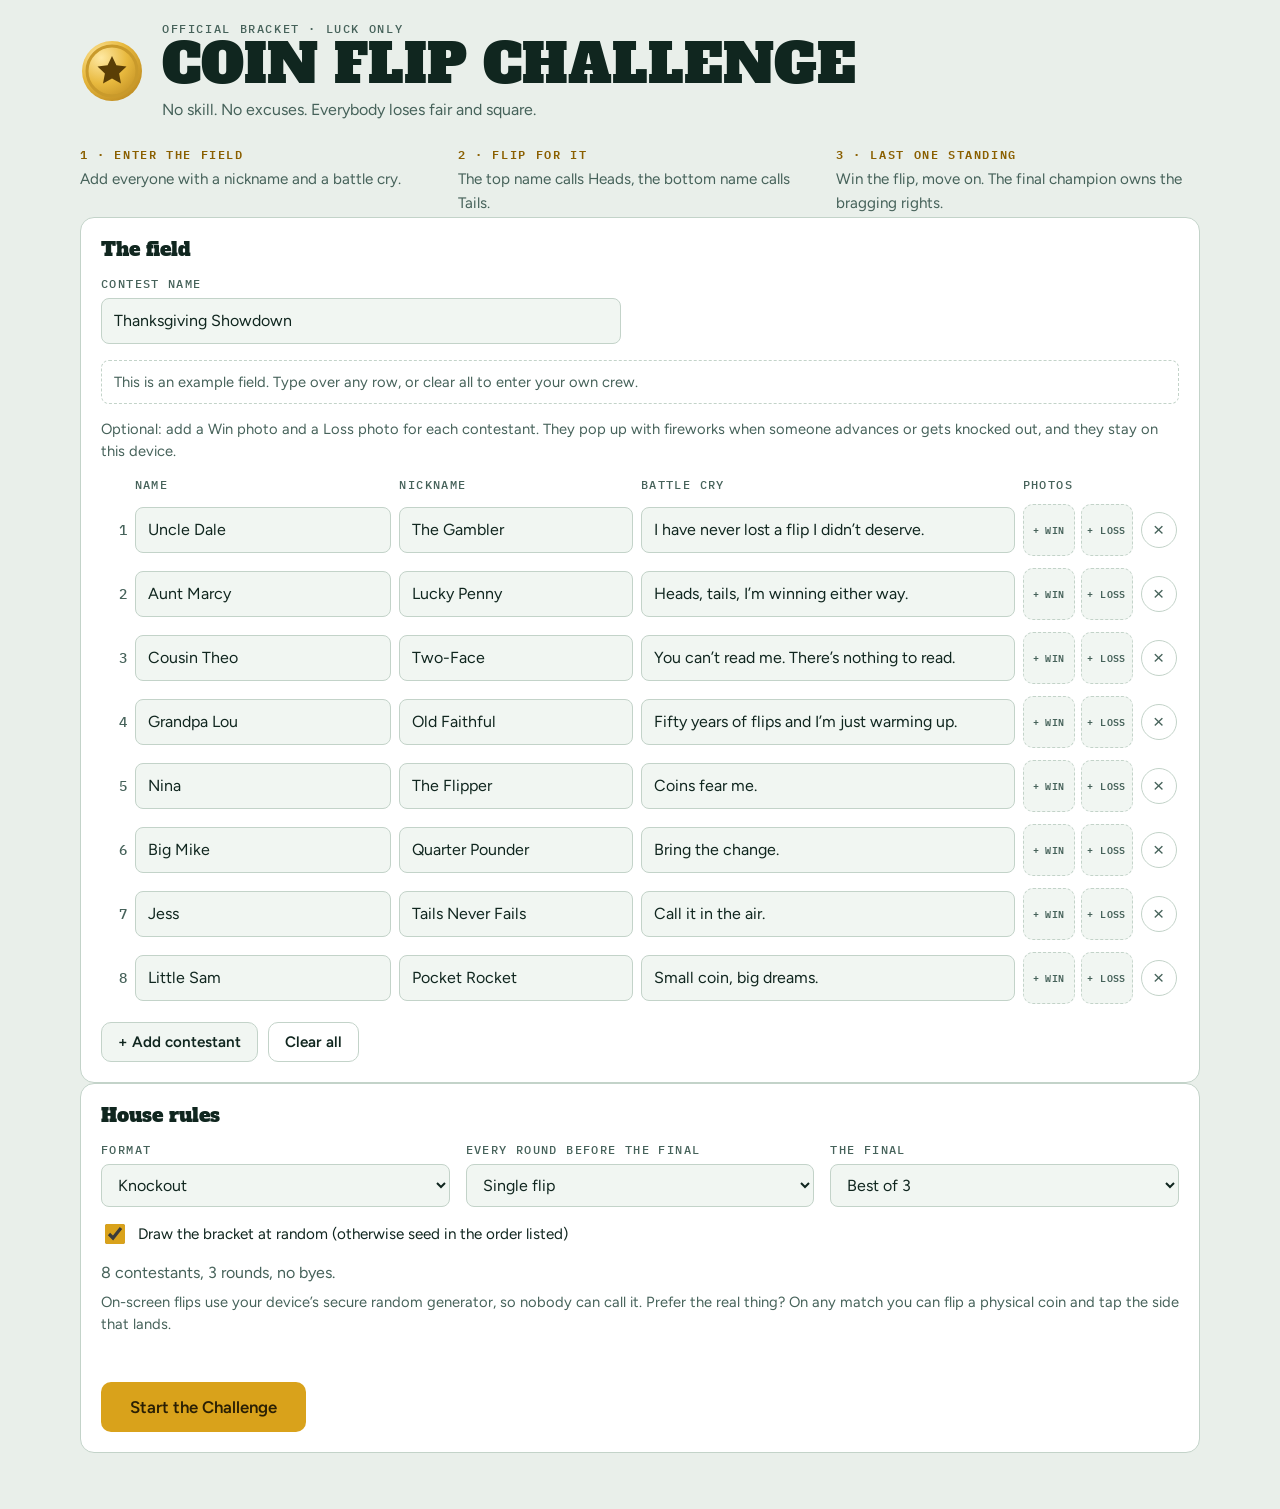
<file: coinflipchallenge-site/play/index.html>
<!doctype html>
<html lang="en">
<head>
<meta charset="utf-8">
<title>Coin Flip Challenge — Play</title>
<meta name="viewport" content="width=device-width,initial-scale=1,viewport-fit=cover">
<meta name="theme-color" content="#0E2B25">
<meta name="apple-mobile-web-app-capable" content="yes">
<meta name="mobile-web-app-capable" content="yes">
<meta name="apple-mobile-web-app-status-bar-style" content="black-translucent">
<meta name="apple-mobile-web-app-title" content="Coin Flip">
<link rel="manifest" href="../manifest.webmanifest">
<link rel="icon" href="../icons/favicon.svg" type="image/svg+xml">
<link rel="apple-touch-icon" href="../icons/apple-touch-icon.png">
<style>
@font-face{font-family:'Alfa Slab One';font-weight:400;font-display:swap;src:url(../fonts/alfa-slab-one-latin-400-normal.woff2) format('woff2')}
@font-face{font-family:'Figtree';font-weight:400;font-display:swap;src:url(../fonts/figtree-latin-400-normal.woff2) format('woff2')}
@font-face{font-family:'Figtree';font-weight:500;font-display:swap;src:url(../fonts/figtree-latin-500-normal.woff2) format('woff2')}
@font-face{font-family:'Figtree';font-weight:600;font-display:swap;src:url(../fonts/figtree-latin-600-normal.woff2) format('woff2')}
@font-face{font-family:'Figtree';font-weight:700;font-display:swap;src:url(../fonts/figtree-latin-700-normal.woff2) format('woff2')}
@font-face{font-family:'IBM Plex Mono';font-weight:500;font-display:swap;src:url(../fonts/ibm-plex-mono-latin-500-normal.woff2) format('woff2')}
@font-face{font-family:'IBM Plex Mono';font-weight:600;font-display:swap;src:url(../fonts/ibm-plex-mono-latin-600-normal.woff2) format('woff2')}

/* Layout: one column "program" - masthead, setup or stage, then a scrolling bracket and play-by-play. Dark felt-green first, chalk-white type, brass coin as the only accent. */
:root{
  --bg:#0E2B25;
  --surface:#143830;
  --surface-2:#1B463C;
  --line:#2C5B4E;
  --fg:#F0EBDD;
  --muted:#A9BFB4;
  --accent:#E8B93E;
  --accent-ink:#E8B93E;
  --on-accent:#2A1F04;
  --danger:#F4A18C;
  --font-display:'Alfa Slab One',Georgia,'Times New Roman',serif;
  --font-body:'Figtree',system-ui,-apple-system,'Segoe UI',sans-serif;
  --font-mono:'IBM Plex Mono',ui-monospace,Menlo,Consolas,monospace;
  color-scheme:dark;
}
@media (prefers-color-scheme: light){
  :root:not([data-theme="dark"]){
    --bg:#E9EFEA;--surface:#FFFFFF;--surface-2:#F1F6F2;--line:#C3D3C9;--fg:#10261F;--muted:#46625A;
    --accent:#D9A21B;--accent-ink:#8A5F00;--on-accent:#2A1F04;--danger:#A33A22;color-scheme:light;
  }
}
:root[data-theme="light"]{
  --bg:#E9EFEA;--surface:#FFFFFF;--surface-2:#F1F6F2;--line:#C3D3C9;--fg:#10261F;--muted:#46625A;
  --accent:#D9A21B;--accent-ink:#8A5F00;--on-accent:#2A1F04;--danger:#A33A22;color-scheme:light;
}

*{box-sizing:border-box}
body{
  margin:0;background:var(--bg);color:var(--fg);font:16px/1.5 var(--font-body);
  padding-top:max(20px,env(safe-area-inset-top,0px));padding-bottom:max(56px,env(safe-area-inset-bottom,0px));
  padding-left:max(16px,env(safe-area-inset-left,0px));
  padding-right:max(16px,env(safe-area-inset-right,0px));
}
.wrap{max-width:1120px;margin:0 auto;display:grid;grid-template-columns:minmax(0,1fr);gap:22px}
.eyebrow{font-family:var(--font-mono);font-size:.72rem;letter-spacing:.14em;text-transform:uppercase;color:var(--muted)}

/* masthead */
.mast{display:flex;align-items:center;gap:18px;flex-wrap:wrap}
.mast .mark{width:64px;height:64px;flex:none}
.mast h1{font:400 clamp(1.9rem,6.4vw,3.4rem)/1 var(--font-display);text-transform:uppercase;margin:0;text-wrap:balance}
.mast .tag{margin:6px 0 0;color:var(--muted);max-width:46ch}
.mast .txt{min-width:0}

/* coin art (physical object, same in both themes) */
.face{
  background:radial-gradient(circle at 32% 28%,#FFE9A3 0,#E8B93E 48%,#B5821B 100%);
  box-shadow:inset 0 0 0 6px #C99A2B,inset 0 0 0 9px #F6D677,0 6px 14px rgba(0,0,0,.35);
  color:#5A3E06;border-radius:50%;
}

/* panels */
.panel{background:var(--surface);border:1px solid var(--line);border-radius:14px;padding:20px;min-width:0}
.ph{font:400 1.2rem/1.2 var(--font-display);margin:0 0 14px}
.how{display:grid;grid-template-columns:repeat(3,minmax(0,1fr));gap:14px}
.how div{padding:2px 0;min-width:0}
.how b{display:block;font-family:var(--font-mono);font-size:.72rem;letter-spacing:.14em;text-transform:uppercase;color:var(--accent-ink);margin-bottom:4px}
.how span{color:var(--muted);font-size:.95rem}
@media(max-width:700px){.how{grid-template-columns:1fr}}

/* form */
label{display:block;font-family:var(--font-mono);font-size:.72rem;letter-spacing:.12em;text-transform:uppercase;color:var(--muted);margin-bottom:6px}
input[type=text],select{
  width:100%;background:var(--surface-2);border:1px solid var(--line);color:var(--fg);
  border-radius:8px;padding:10px 12px;font:inherit;min-width:0;
}
select{appearance:auto}
input::placeholder{color:var(--muted);opacity:.8}
:is(button,input,select,textarea):focus-visible{outline:3px solid var(--accent-ink);outline-offset:2px}
.field{max-width:520px;margin-bottom:16px}
.note{margin:0 0 14px;padding:10px 12px;border:1px dashed var(--line);border-radius:8px;color:var(--muted);font-size:.92rem}
.chead,.crow{display:grid;grid-template-columns:1.6rem minmax(0,1.1fr) minmax(0,1fr) minmax(0,1.6fr) 110px 2.4rem;gap:8px;align-items:center}
.chead{margin-bottom:4px}
.chead label{margin:0}
.crow{padding-block:6px}
.num{font-family:var(--font-mono);color:var(--muted);font-size:.85rem;text-align:right}
.x{width:36px;height:36px;border-radius:50%;border:1px solid var(--line);background:transparent;color:var(--muted);font-size:1.2rem;line-height:1;cursor:pointer}
.x:hover{border-color:var(--danger);color:var(--danger)}
@media(max-width:720px){
  .chead{display:none}
  .crow{grid-template-columns:1.6rem minmax(0,1fr) 2.4rem;grid-template-areas:"n a x" ". b ." ". c ." ". p .";border-bottom:1px solid var(--line);padding-block:12px}
  .crow .num{grid-area:n}.in-name{grid-area:a}.in-nick{grid-area:b}.in-cry{grid-area:c}.x{grid-area:x}.pcell{grid-area:p}
}
.row-actions{display:flex;gap:10px;flex-wrap:wrap;margin-top:12px}
.rules-grid{display:grid;grid-template-columns:repeat(auto-fit,minmax(220px,1fr));gap:16px;margin-bottom:14px}
.check{display:flex;align-items:center;gap:10px;font-size:.95rem;margin:0 0 14px;text-transform:none;letter-spacing:0;font-family:var(--font-body);color:var(--fg)}
.check input{width:20px;height:20px;accent-color:var(--accent)}
.summary{margin:0 0 6px;color:var(--muted)}
.fair{margin:0 0 14px;color:var(--muted);font-size:.92rem}
.msg{margin:0 0 10px;min-height:1.4em;color:var(--danger);font-weight:600}

/* buttons */
.btn{font:600 .95rem var(--font-body);padding:10px 16px;border-radius:10px;border:1px solid var(--line);background:var(--surface-2);color:var(--fg);cursor:pointer}
.btn:hover{border-color:var(--accent-ink)}
.btn.primary{background:var(--accent);color:var(--on-accent);border-color:transparent}
.btn.primary:hover{filter:brightness(1.06)}
.btn.big{padding:14px 28px;font-size:1.05rem}
.btn.ghost{background:transparent}
.btn.danger{border-color:var(--danger);color:var(--danger);background:transparent}
.btn:disabled{opacity:.55;cursor:default}

/* play bar */
.bar{display:flex;justify-content:space-between;align-items:flex-end;gap:14px;flex-wrap:wrap}
.ctitle{font:400 1.5rem/1.15 var(--font-display);margin:2px 0 0;overflow-wrap:anywhere}
.bar-actions{display:flex;gap:10px;align-items:center;flex-wrap:wrap}
.confirm{color:var(--muted);font-size:.92rem}

/* stage */
.stage-head{display:flex;justify-content:space-between;gap:10px;flex-wrap:wrap;margin-bottom:10px}
.faceoff{display:grid;grid-template-columns:minmax(0,1fr) auto minmax(0,1fr);gap:12px;align-items:center}
.side{align-self:start;padding:14px 12px;border-radius:12px;border:1px solid transparent;text-align:center;min-width:0}
.side.win{border-color:var(--accent);background:var(--surface-2)}
.side.lose{opacity:.78}
.avwrap{display:flex;justify-content:center;margin-bottom:8px}
.av{display:inline-grid;place-items:center;border-radius:50%;overflow:hidden;flex:none;color:#fff;font-family:var(--font-display);box-shadow:0 0 0 2px var(--line)}
.av img{width:100%;height:100%;object-fit:cover;display:block}
.side.win .av{box-shadow:0 0 0 3px var(--accent)}
.av.big{box-shadow:0 0 0 4px var(--accent)}
.runner{display:flex;align-items:center;gap:10px;color:var(--muted)}
.slot .av{box-shadow:none}
.pcell{display:flex;gap:6px}
.pwrap{position:relative;display:inline-block}
.ptile{width:52px;height:52px;border-radius:10px;border:1px dashed var(--line);background:var(--surface-2);color:var(--muted);font:600 .62rem/1.1 var(--font-mono);letter-spacing:.04em;text-transform:uppercase;cursor:pointer;overflow:hidden;padding:0;display:grid;place-items:center}
.ptile:hover{border-color:var(--accent-ink)}
.ptile.has{border-style:solid;border-color:var(--accent-ink)}
.ptile img{width:100%;height:100%;object-fit:cover;display:block}
.ptx{position:absolute;top:-6px;right:-6px;width:20px;height:20px;border-radius:50%;border:none;background:#000;color:#fff;font-size:.85rem;line-height:1;cursor:pointer;padding:0}
.moment{position:fixed;inset:0;z-index:60;display:grid;place-items:center;background:rgba(4,16,13,.8);padding:max(16px,env(safe-area-inset-top,0px)) max(16px,env(safe-area-inset-right,0px)) max(16px,env(safe-area-inset-bottom,0px)) max(16px,env(safe-area-inset-left,0px))}
.moment .fw{position:absolute;inset:0;width:100%;height:100%;pointer-events:none}
.mcard{position:relative;z-index:1;background:var(--surface);color:var(--fg);border:1px solid var(--line);border-radius:16px;padding:24px;max-width:460px;width:100%;display:grid;gap:10px;justify-items:center;text-align:center;max-height:100%;overflow:auto}
.mname{font:400 clamp(1.6rem,6vw,2.2rem)/1.05 var(--font-display);margin:0;overflow-wrap:anywhere}
.mline{margin:0;color:var(--muted)}
.mout{display:flex;align-items:center;gap:10px;color:var(--muted)}
.glabel{font-family:var(--font-mono);font-size:.66rem;letter-spacing:.1em;text-transform:uppercase;color:var(--muted)}
.grp{display:grid;gap:10px;align-content:start}
.matches.gr{gap:18px}
.all .slot.lost .who{text-decoration:none}
.awards{margin:0 0 14px}
.awards summary{cursor:pointer;font-weight:600;margin-bottom:8px}
.awgrid{display:grid;gap:10px}
.awrow{display:grid;grid-template-columns:minmax(0,9rem) minmax(0,1fr) minmax(0,1.6fr);gap:8px;align-items:center}
@media(max-width:700px){.awrow{grid-template-columns:1fr}}
.stand{list-style:none;margin:8px 0 0;padding:0;display:grid;gap:8px;width:100%;text-align:left}
.srow{display:grid;grid-template-columns:3rem minmax(0,1fr) minmax(0,1.1fr);gap:12px;align-items:center;padding:10px 12px;border:1px solid var(--line);border-radius:10px;background:var(--surface-2)}
.srow.first{border-color:var(--accent)}
.sp{font-family:var(--font-mono);font-weight:600;font-variant-numeric:tabular-nums}
.sn{display:flex;align-items:center;gap:10px;min-width:0}
.snt,.sa{display:grid;min-width:0;overflow-wrap:anywhere}
.snt i{color:var(--accent-ink)}
.snt small,.sa small{color:var(--muted)}
.sa b{color:var(--accent-ink)}
@media(max-width:640px){.srow{grid-template-columns:3rem minmax(0,1fr)}.srow .sa{grid-column:2}}
.corner{font-family:var(--font-mono);font-size:.72rem;letter-spacing:.14em;text-transform:uppercase;color:var(--muted)}
.nm{font:400 clamp(1.2rem,3.6vw,1.9rem)/1.1 var(--font-display);margin:6px 0 4px;overflow-wrap:anywhere}
.nk{color:var(--accent-ink);font-weight:600;font-style:italic;overflow-wrap:anywhere}
.cry{color:var(--muted);font-size:.9rem;margin-top:6px;overflow-wrap:anywhere}
.pips{display:flex;gap:6px;justify-content:center;margin-top:10px;min-height:14px}
.pip{width:14px;height:14px;border-radius:50%;border:2px solid var(--accent-ink)}
.pip.on{background:var(--accent);border-color:var(--accent)}
.badge{display:inline-block;margin-top:10px;padding:2px 10px;border-radius:999px;background:var(--accent);color:var(--on-accent);font-family:var(--font-mono);font-size:.72rem;letter-spacing:.14em;text-transform:uppercase;font-weight:600}
.mid{display:grid;justify-items:center;gap:12px;min-width:170px}
.coin-zone{height:220px;display:flex;align-items:flex-end;justify-content:center;padding-bottom:6px}
.coinwrap{perspective:700px}
.coin{width:128px;height:128px;position:relative;transform-style:preserve-3d}
.coin .face{position:absolute;inset:0;display:grid;place-content:center;justify-items:center;backface-visibility:hidden;-webkit-backface-visibility:hidden}
.coin .face.back{transform:rotateX(180deg)}
.coin .face b{font:400 1.05rem var(--font-display);letter-spacing:.06em}
.coin .face i{font-style:normal;font-size:1.5rem;line-height:1}
.scriptbox{margin:16px auto 0;max-width:62ch;background:var(--surface-2);border:1px solid var(--line);border-radius:14px;padding:14px 18px}
.scriptbox .shead{display:flex;justify-content:space-between;align-items:center;gap:10px;flex-wrap:wrap}
.btn.small{min-height:36px;padding:0 14px;font-size:.85rem}
.slines{margin-top:8px;text-align:center}
.slines p{margin:.25em 0;font-size:1.12rem;text-wrap:balance}
.slines p:first-child{font-family:var(--font-display)}
#printsheet{display:none}
@media print{
  @page{size:landscape;margin:.45in}
  body>*:not(#printsheet){display:none!important}
  html,body{background:#fff!important}
  body{padding:0!important}
  #printsheet{display:block!important;color:#111;background:#fff;font-family:var(--font-body);
    --bg:#fff;--surface:#fff;--surface-2:#fff;--line:#8a8a8a;--fg:#111;--muted:#444;--accent:#B8860B;--accent-ink:#7a5200;
    -webkit-print-color-adjust:exact;print-color-adjust:exact}
  #printsheet .panel{border:0;padding:0;background:none}
  #printsheet .ph{display:none}
  #printsheet .match{break-inside:avoid;border-color:#555}
  #printsheet .slot.won{background:#F6E7B0}
  #printsheet .slot .who{overflow:visible;text-overflow:clip}
  #printsheet .slot .av{display:none}
  .pr-head{text-align:center;border-bottom:3px double #111;padding-bottom:8px;margin-bottom:12px}
  .pr-eyebrow{font:600 10px var(--font-mono);letter-spacing:.2em;text-transform:uppercase;color:#7a5200}
  .pr-head h1{font:400 30px/1.1 var(--font-display);margin:4px 0 2px}
  .pr-date{font-size:12px;color:#444}
  .pr-champ{display:flex;align-items:center;gap:14px;justify-content:center;margin:0 0 14px;padding:10px;border:2px solid #B8860B;border-radius:12px;background:#FFF6D6}
  .pr-star{font-size:40px;color:#B8860B;line-height:1}
  .pr-label{font:600 10px var(--font-mono);letter-spacing:.2em;text-transform:uppercase;color:#7a5200}
  .pr-cname{font:400 26px/1.1 var(--font-display)}
  .pr-nick{font-style:italic;font-weight:600;color:#7a5200}
  .pr-run{font-size:12px;color:#444;margin-top:2px}
  .pr-stand{list-style:none;margin:16px 0 0;padding:0;columns:2;column-gap:28px;font-size:13px}
  .pr-stand li{display:grid;grid-template-columns:34px 1fr auto auto;gap:8px;padding:3px 0;border-bottom:1px dotted #999;break-inside:avoid}
  .pr-pl{font-family:var(--font-mono);font-weight:600}
  .pr-aw{font-style:italic;color:#7a5200}
  .pr-rec{font-family:var(--font-mono);color:#444}
  .pr-foot{text-align:center;font-size:11px;color:#555;margin-top:14px}
}
.callbox{margin:14px auto 0;max-width:62ch;text-align:center}
.call{font-size:1.15rem;margin:4px 0 0;min-height:3.4em;text-wrap:pretty}
.stack{display:grid;gap:8px;justify-items:center}
.real{display:grid;gap:10px;justify-items:center;text-align:center;max-width:300px}
.real .hint{margin:0;color:var(--muted);font-size:.88rem}
.real .reading{margin:0;font-weight:600}
.thumb{width:140px;height:140px;object-fit:cover;border-radius:12px;border:1px solid var(--line)}
.manual{display:grid;gap:6px;justify-items:center}
.manual .pair{display:flex;gap:8px}
.sr{position:absolute;width:1px;height:1px;overflow:hidden;clip:rect(0 0 0 0);white-space:nowrap}
.fixnote{margin:10px 0 0;text-align:center;color:var(--muted);font-size:.92rem}
@media(max-width:640px){
  .faceoff{grid-template-columns:minmax(0,1fr) minmax(0,1fr);grid-template-areas:"a b" "m m"}
  .side.a{grid-area:a}.side.b{grid-area:b}.mid{grid-area:m}
  .coin-zone{height:200px}
}

/* bracket */
.bracket{display:flex;gap:18px;overflow-x:auto;padding-bottom:8px}
.round{display:flex;flex-direction:column;min-width:210px;flex:1 0 210px}
.round h4{margin:0 0 10px;font-family:var(--font-mono);font-size:.72rem;letter-spacing:.14em;text-transform:uppercase;color:var(--muted);font-weight:600}
.matches{display:flex;flex-direction:column;justify-content:space-around;gap:12px;flex:1}
.match{border:1px solid var(--line);border-radius:10px;background:var(--surface-2);overflow:hidden}
.match.cur{border-color:var(--accent);box-shadow:0 0 0 2px var(--accent)}
.slot{display:flex;align-items:center;gap:8px;padding:8px 10px;min-width:0}
.slot+.slot{border-top:1px solid var(--line)}
.slot .ft{font-family:var(--font-mono);font-size:.68rem;color:var(--muted);width:1ch;flex:none}
.slot .who{flex:1;min-width:0;overflow:hidden;text-overflow:ellipsis;white-space:nowrap}
.slot .sc{font-family:var(--font-mono);font-variant-numeric:tabular-nums}
.slot.empty .who{color:var(--muted);font-style:italic}
.slot.lost .who{color:var(--muted);text-decoration:line-through}
.slot.won .who{font-weight:700}
.slot .dot{width:10px;height:10px;border-radius:50%;background:var(--accent);flex:none}

/* log */
.log{list-style:none;margin:0;padding:0;display:grid;gap:10px}
.log li{display:grid;grid-template-columns:8.5rem minmax(0,1fr);gap:10px}
.log li.champ span:last-child,.log li.win span:last-child{font-weight:600}
@media(max-width:560px){.log li{grid-template-columns:1fr;gap:2px}}

/* champion */
.champ{text-align:center;display:grid;justify-items:center;gap:10px}
.champ .trophy{width:120px;height:120px;display:grid;place-content:center;font-size:3rem}
.champ-name{font:400 clamp(1.8rem,6vw,3rem)/1.05 var(--font-display);margin:0;overflow-wrap:anywhere}
.champ-line{max-width:56ch;margin:0;font-size:1.1rem}
.actions{display:flex;gap:10px;flex-wrap:wrap;justify-content:center;margin-top:8px}
#copybox{width:100%;max-width:520px;min-height:140px;background:var(--surface-2);color:var(--fg);border:1px solid var(--line);border-radius:8px;padding:10px;font:.85rem var(--font-mono)}
.confetti{position:fixed;inset:0;width:100%;height:100%;pointer-events:none;z-index:50}
</style>

</head>
<body>
<main class="wrap">
  <header class="mast">
    <svg class="mark" viewBox="0 0 64 64" aria-hidden="true">
      <defs><radialGradient id="cg" cx=".32" cy=".28" r=".9"><stop offset="0" stop-color="#FFE9A3"/><stop offset=".48" stop-color="#E8B93E"/><stop offset="1" stop-color="#B5821B"/></radialGradient></defs>
      <circle cx="32" cy="32" r="30" fill="url(#cg)"/>
      <circle cx="32" cy="32" r="25" fill="none" stroke="#C99A2B" stroke-width="3"/>
      <path d="M32 17l4.4 9.2 10.1 1.3-7.4 7 1.9 10L32 39.5 23 44.5l1.9-10-7.4-7 10.1-1.3z" fill="#5A3E06"/>
    </svg>
    <div class="txt">
      <div class="eyebrow">Official bracket · luck only</div>
      <h1>Coin Flip Challenge</h1>
      <p class="tag">No skill. No excuses. Everybody loses fair and square.</p>
    </div>
  </header>
  <div id="app"></div>
</main>

<script>
(function(){
'use strict';
var KEY='coinflip-challenge-v1';
var app=document.getElementById('app');
function $(id){return document.getElementById(id);}
function esc(s){return String(s).replace(/[&<>"']/g,function(c){return {'&':'&amp;','<':'&lt;','>':'&gt;','"':'&quot;',"'":'&#39;'}[c];});}
function uid(){return Math.random().toString(36).slice(2,9);}

/* fair randomness */
function rint(n){
  try{var a=new Uint32Array(1);crypto.getRandomValues(a);return a[0]%n;}catch(e){return Math.floor(Math.random()*n);}
}
function pick(arr){return arr[rint(arr.length)];}
function shuffle(a){for(var i=a.length-1;i>0;i--){var j=rint(i+1);var t=a[i];a[i]=a[j];a[j]=t;}return a;}

/* announcer material */
var FLIP=[
  function(f,w,l){return 'Up it goes... and it’s '+f+'! '+w+' takes the flip.';},
  function(f,w,l){return f+'! The crowd goes wild for '+w+'!';},
  function(f,w,l){return 'The coin has spoken: '+f+'. '+l+' can only watch.';},
  function(f,w,l){return 'No skill, no strategy, just '+f+'. Point to '+w+'.';},
  function(f,w,l){return f+'! '+w+' didn’t even have to try.';},
  function(f,w,l){return 'It spins, it settles, it’s '+f+'. Somebody tell '+l+' it’s nothing personal.';}
];
var WIN=[
  function(w,l,nx){return w+' eliminates '+l+' and moves on to the '+nx+'!';},
  function(w,l,nx){return 'That’s it! '+w+' advances. '+l+', there’s no shame in this. Pure luck.';},
  function(w,l,nx){return l+' is out. '+w+' is headed to the '+nx+'. Nobody practiced for this.';},
  function(w,l,nx){return w+' wins it! '+l+' did everything right and it didn’t matter.';}
];
var ALLWIN=[
  function(w,l,r){return w+' wins it! '+l+' slides down to the next bracket and plays on.';},
  function(w,l,r){return 'That one goes to '+w+'. '+l+' isn’t out. Everybody plays every round.';},
  function(w,l,r){return w+' takes the match. '+l+' keeps playing, and every place is still on the line.';}
];
var CHAMP=[
  function(w,t){return w+' is the Coin Flip Champion'+(t?' of '+t:'')+'! Pure, unearned, glorious luck.';},
  function(w,t){return 'Ladies and gentlemen, your champion: '+w+'. Skill had nothing to do with it.';},
  function(w,t){return 'It’s over! '+w+' wins it all'+(t?' at '+t:'')+'. Frame the coin.';}
];

var EXAMPLES=[
  ['Uncle Dale','The Gambler','I have never lost a flip I didn’t deserve.'],
  ['Aunt Marcy','Lucky Penny','Heads, tails, I’m winning either way.'],
  ['Cousin Theo','Two-Face','You can’t read me. There’s nothing to read.'],
  ['Grandpa Lou','Old Faithful','Fifty years of flips and I’m just warming up.'],
  ['Nina','The Flipper','Coins fear me.'],
  ['Big Mike','Quarter Pounder','Bring the change.'],
  ['Jess','Tails Never Fails','Call it in the air.'],
  ['Little Sam','Pocket Rocket','Small coin, big dreams.']
];

function fresh(){
  return {phase:'setup',title:'Thanksgiving Showdown',example:true,earlyBo:1,finalBo:3,random:true,
    people:EXAMPLES.map(function(e){return {id:uid(),name:e[0],nick:e[1],cry:e[2]};}),
    rounds:null,log:[],champion:null};
}
function load(){
  try{var s=localStorage.getItem(KEY);if(s){var o=JSON.parse(s);if(o&&o.people&&o.phase)return o;}}catch(e){}
  return null;
}
function save(){try{localStorage.setItem(KEY,JSON.stringify(S));}catch(e){}}

function defAwards(){
  return {
    champ:{t:'Coin Flip Champion',d:'Ruler of pure luck.'},
    silver:{t:'Silver Flipper',d:'So close to gold.'},
    bronze:{t:'Bronze Flipper',d:'On the podium. Luck was kind.'},
    fav:{t:'Fortune’s Favorite',d:'More wins than losses. The coins like you.'},
    balanced:{t:'Perfectly Balanced',d:'As many wins as losses. The universe approves.'},
    wait:{t:'Luck in Waiting',d:'Owed one very big flip. It is coming.'},
    vault:{t:'The Vault',d:'All that luck, saved up for something big.'}
  };
}
var S=load()||fresh();
S.format=S.format==='all'?'all':'ko';
(function(){var da=defAwards();if(!S.awards)S.awards={};for(var k in da){if(!S.awards[k]||typeof S.awards[k].t!=='string')S.awards[k]=da[k];}})();
var ui={focus:null,flipping:false,rot:0,line:'',lineFor:'',confirm:false,realOpen:false,real:{status:'idle',msg:''},thumb:'',fix:null,sv:0};
function resetUi(){ui={focus:null,flipping:false,rot:0,line:'',lineFor:'',confirm:false,realOpen:false,real:{status:'idle',msg:''},thumb:'',fix:null,sv:0};}

/* contestant photos (kept on this device, separate from the bracket state) */
var PKEY='coinflip-challenge-photos-v1',PH={};
try{
  var ps=JSON.parse(localStorage.getItem(PKEY)||'{}');
  for(var pk in ps){
    var po0=ps[pk]||{};
    var pw=typeof po0.w==='string'&&po0.w.indexOf('data:image/')===0?po0.w:'';
    var pl=typeof po0.l==='string'&&po0.l.indexOf('data:image/')===0?po0.l:'';
    if(pw||pl)PH[pk]={w:pw,l:pl};
  }
}catch(e){}
function savePhotos(){try{localStorage.setItem(PKEY,JSON.stringify(PH));return true;}catch(e){var m=document.getElementById('msg');if(m)m.textContent='Photos are too big to save on this device. They will work until you close the page.';return false;}}
function photoFor(id,kind){var o=PH[id];if(!o)return '';return kind==='lose'?(o.l||o.w||''):(o.w||o.l||'');}
function anyPh(){for(var k in PH){if(PH[k]&&(PH[k].w||PH[k].l)&&P(k))return true;}return false;}
function ini(name){var w=String(name||'?').trim().split(/\s+/);return ((w[0]||'?').charAt(0)+(w.length>1?w[w.length-1].charAt(0):'')).toUpperCase();}
function hueOf(s){var h=0;for(var i=0;i<s.length;i++)h=(h*31+s.charCodeAt(i))%360;return h;}
function avatarHtml(p,kind,size,cls){
  var src=photoFor(p.id,kind),st='width:'+size+'px;height:'+size+'px;font-size:'+Math.round(size*.4)+'px';
  if(src)return '<span class="av '+(cls||'')+'" style="'+st+'"><img src="'+src+'" alt="'+esc(p.name)+'"></span>';
  return '<span class="av '+(cls||'')+'" style="'+st+';background:hsl('+hueOf(p.name)+' 42% 36%)" aria-hidden="true">'+esc(ini(p.name))+'</span>';
}

/* people helpers */
function P(id){if(!id)return null;for(var i=0;i<S.people.length;i++){if(S.people[i].id===id)return S.people[i];}return null;}
function tag(p){return p.nick&&p.nick.trim()?p.nick.trim():p.name;}
function full(p){return p.nick&&p.nick.trim()?p.name+' “'+p.nick.trim()+'”':p.name;}

/* bracket logic */
function seedOrder(size){var o=[1];while(o.length<size){var m=o.length*2+1;var n=[];o.forEach(function(s){n.push(s);n.push(m-s);});o=n;}return o;}
function newMatch(a,b){return {a:a,b:b,wa:0,wb:0,winner:null,bye:false,flips:[]};}
function bestOf(r,i){
  if(S.format==='all')return (r===S.rounds.length-1&&i===0)?S.finalBo:S.earlyBo;
  return r===S.rounds.length-1?S.finalBo:S.earlyBo;
}
function roundName(r){
  if(S.format==='all')return 'Round '+(r+1);
  var left=S.rounds.length-r;
  if(left===1)return 'Final';
  if(left===2)return 'Semifinals';
  if(left===3)return 'Quarterfinals';
  return 'Round of '+Math.pow(2,left);
}
function place(r,i,id){
  if(r+1<S.rounds.length){var nm=S.rounds[r+1][i>>1];if(i%2===0)nm.a=id;else nm.b=id;}
}
function addLog(kind,text,r){S.log.push({k:kind,t:text,rn:r===null?'The draw':roundName(r)});if(S.log.length>200)S.log.shift();}
function build(){
  var order=S.people.slice();
  if(S.random)shuffle(order);
  var n=order.length,size=2;
  while(size<n)size*=2;
  var seeds=seedOrder(size);
  var all=S.format==='all';
  var slots=seeds.map(function(s){return s<=n?order[s-1].id:(all?BYE:null);});
  var rounds=[],m=[],i;
  for(i=0;i<size;i+=2)m.push(newMatch(slots[i],slots[i+1]));
  rounds.push(m);
  var cnt=size/2;
  if(all){
    var R=Math.round(Math.log2(size));
    for(var rx=1;rx<R;rx++){var ra=[];for(i=0;i<size/2;i++)ra.push(newMatch(null,null));rounds.push(ra);}
  }else{
    while(cnt>1){cnt=cnt/2;var rr=[];for(i=0;i<cnt;i++)rr.push(newMatch(null,null));rounds.push(rr);}
  }
  S.rounds=rounds;S.log=[];S.champion=null;S.phase='play';S.size=size;S.n=n;
  if(all){
    rounds[0].forEach(function(mt){
      var real=(mt.a!==BYE?mt.a:null)||(mt.b!==BYE?mt.b:null);
      if((mt.a===BYE)!==(mt.b===BYE)&&real)addLog('bye',tag(P(real))+' drew a first-round bye.',null);
    });
    rounds[0].forEach(function(mt,idx){autoResolve(0,idx);});
  }
  else rounds[0].forEach(function(mt,idx){
    if((!mt.a)!==(!mt.b)){
      mt.bye=true;mt.winner=mt.a||mt.b;place(0,idx,mt.winner);
      addLog('bye',tag(P(mt.winner))+' drew a first-round bye.',null);
    }
  });
  resetUi();
  save();
}
var BYE='BYE';
function nextRef(){
  if(!S.rounds)return null;
  var all=S.format==='all';
  for(var r=0;r<S.rounds.length;r++){
    var len=S.rounds[r].length;
    var half=all?S.size/Math.pow(2,r+1):len;
    var groups=len/half;
    for(var gg=0;gg<groups;gg++){
      var g=all?groups-1-gg:gg;
      for(var k=0;k<half;k++){
        var i=g*half+k,m=S.rounds[r][i];
        if(P(m.a)&&P(m.b)&&!m.winner)return {r:r,i:i};
      }
    }
  }
  return null;
}
/* every-place format: winners and losers of each group play on in their own group */
function groupLabel(r,i){
  if(S.format!=='all')return '';
  var half=S.size/Math.pow(2,r+1),g=Math.floor(i/half),span=S.size/Math.pow(2,r);
  if(S.n===S.size)return 'Places '+(g*span+1)+'–'+((g+1)*span);
  return 'Bracket '+(g+1);
}
function autoResolve(r,i){
  var m=S.rounds[r][i];
  if(m.winner)return;
  if(m.a===null||m.b===null)return;
  if(m.a===BYE||m.b===BYE){
    m.bye=true;
    m.winner=(m.a===BYE)?m.b:m.a;
    advanceAll(r,i);
  }
}
function advanceAll(r,i){
  if(r+1>=S.rounds.length)return;
  var m=S.rounds[r][i];
  var half=S.size/Math.pow(2,r+1),g=Math.floor(i/half),j=i%half,half2=half/2;
  var side=(j%2===0)?'a':'b';
  var wl=m.winner,ll=(m.winner===m.a)?m.b:m.a;
  var tw=(2*g)*half2+(j>>1),tl=(2*g+1)*half2+(j>>1);
  S.rounds[r+1][tw][side]=wl;
  S.rounds[r+1][tl][side]=ll;
  autoResolve(r+1,tw);
  autoResolve(r+1,tl);
}
function allDone(){
  for(var r=0;r<S.rounds.length;r++){for(var i=0;i<S.rounds[r].length;i++){if(!S.rounds[r][i].winner)return false;}}
  return true;
}
function standings(){
  var rec={};
  S.people.forEach(function(p){rec[p.id]={id:p.id,w:0,l:0,slot:0};});
  S.rounds.forEach(function(round,r){
    var val=S.size/Math.pow(2,r+1);
    round.forEach(function(m){
      var wi=m.winner,li=(wi===m.a)?m.b:m.a;
      if(rec[li]){rec[li].slot+=val;if(!m.bye)rec[li].l++;}
      if(rec[wi]&&!m.bye)rec[wi].w++;
    });
  });
  var list=[];
  for(var k in rec)list.push(rec[k]);
  list.sort(function(a,b){return a.slot-b.slot;});
  return list;
}
function awardKey(place,n,r){
  if(place===1)return 'champ';
  if(place===n&&n>=3&&r.w===0)return 'vault';
  if(place===2)return 'silver';
  if(place===3)return 'bronze';
  if(r.w+r.l>0&&r.w===r.l)return 'balanced';
  if(r.w>r.l)return 'fav';
  return 'wait';
}
function ord(n){var s=['th','st','nd','rd'],v=n%100;return n+(s[(v-20)%10]||s[v]||s[0]);}
var AW_ORDER=[['champ','1st place'],['silver','2nd place'],['bronze','3rd place'],['fav','More wins than losses'],['balanced','Equal wins and losses'],['wait','More losses than wins'],['vault','Last place, no wins']];
function awardsHtml(){
  if(S.format!=='all')return '';
  return '<details class="awards"><summary>Award titles</summary><p class="fair">Every finishing spot gets a title based on place and record. Rename any of them.</p><div class="awgrid">'+
    AW_ORDER.map(function(x){
      var a=S.awards[x[0]];
      return '<div class="awrow"><span class="eyebrow">'+x[1]+'</span>'+
        '<input type="text" id="aw-t-'+x[0]+'" data-aw="t" data-k="'+x[0]+'" value="'+esc(a.t)+'" maxlength="40" aria-label="'+x[1]+' title" autocomplete="off">'+
        '<input type="text" id="aw-d-'+x[0]+'" data-aw="d" data-k="'+x[0]+'" value="'+esc(a.d)+'" maxlength="90" aria-label="'+x[1]+' description" autocomplete="off"></div>';
    }).join('')+'</div></details>';
}
function standingsHtml(){
  var st=standings(),n=st.length,W=P(st[0].id),line=ui.line;
  if(!line){for(var i=S.log.length-1;i>=0;i--){if(S.log[i].k==='champ'){line=S.log[i].t;break;}}}
  var rows=st.map(function(r,idx){
    var p=P(r.id),a=S.awards[awardKey(idx+1,n,r)]||{t:'',d:''};
    return '<li class="srow'+(idx===0?' first':'')+'"><span class="sp">'+ord(idx+1)+'</span>'+
      '<span class="sn">'+(anyPh()?avatarHtml(p,'win',36):'')+'<span class="snt"><b>'+esc(p.name)+'</b>'+(p.nick&&p.nick.trim()?'<i>“'+esc(p.nick.trim())+'”</i>':'')+'<small>'+r.w+'–'+r.l+' in matches played</small></span></span>'+
      '<span class="sa"><b>'+esc(a.t)+'</b><small>'+esc(a.d)+'</small></span></li>';
  }).join('');
  return '<section class="panel champ" aria-label="Final standings">'+
    '<div class="eyebrow">Final standings</div>'+
    (anyPh()?'<div class="avwrap">'+avatarHtml(W,'win',150,'big')+'</div>':'<div class="face trophy" aria-hidden="true">★</div>')+
    '<h2 class="champ-name">'+esc(W.name)+'</h2>'+
    (W.nick&&W.nick.trim()?'<div class="nk">“'+esc(W.nick.trim())+'”</div>':'')+
    '<p class="champ-line">'+esc(line)+'</p>'+fixHtml()+
    '<ol class="stand">'+rows+'</ol>'+
    '<div class="actions">'+
      '<button class="btn primary" data-act="print">Print winners’ bracket</button>'+
      '<button class="btn" data-act="copy" id="copybtn">Copy results</button>'+
      '<button class="btn" data-act="newgame">New game</button>'+
      '<button class="btn" data-act="again">Run it back</button>'+
      '<button class="btn ghost" data-act="leave-yes">Edit the field</button>'+
    '</div>'+
    '<textarea id="copybox" readonly hidden aria-label="Results text"></textarea>'+
  '</section>';
}
function allResultsText(){
  var st=standings(),n=st.length,out=[];
  out.push((S.title||'Coin Flip Challenge')+' final standings');
  st.forEach(function(r,i){
    var p=P(r.id),a=S.awards[awardKey(i+1,n,r)]||{t:''};
    out.push(ord(i+1)+'. '+p.name+(p.nick&&p.nick.trim()?' “'+p.nick.trim()+'”':'')+' ('+r.w+'-'+r.l+') – '+a.t);
  });
  out.push('Zero skill involved.');
  return out.join('\n');
}

/* summary for setup */
function summary(){
  var n=S.people.filter(function(p){return p.name.trim();}).length;
  if(n<2)return 'Add at least two contestants to build a bracket.';
  var size=2;while(size<n)size*=2;
  var R=Math.log2(size),byes=size-n;
  if(S.format==='all')return n+' contestants, '+R+' round'+(R>1?'s':'')+', up to '+(size/2*R)+' matches. Everyone plays every round and every place gets decided.'+(byes?' Byes are handed out by the draw.':'');
  return n+' contestants, '+R+' round'+(R>1?'s':'')+(byes?', '+byes+' first-round bye'+(byes>1?'s':'')+' handed out by the draw':', no byes')+'.';
}

/* ---------- setup view ---------- */
function boOptions(sel){
  return [1,3,5,7].map(function(n){return '<option value="'+n+'"'+(n===sel?' selected':'')+'>'+(n===1?'Single flip':'Best of '+n)+'</option>';}).join('');
}
function tileHtml(p,kind,label){
  var o=PH[p.id]||{},src=kind==='w'?o.w:o.l;
  return '<span class="pwrap"><button type="button" class="ptile'+(src?' has':'')+'" data-act="photo" data-id="'+p.id+'" data-kind="'+kind+'" aria-label="'+(src?'Replace ':'Add ')+label+' photo for '+esc(p.name||'this contestant')+'" title="'+label+' photo">'+(src?'<img src="'+src+'" alt="">':'+ '+label)+'</button>'+
    (src?'<button type="button" class="ptx" data-act="photo-clear" data-id="'+p.id+'" data-kind="'+kind+'" aria-label="Remove '+label+' photo">×</button>':'')+'</span>';
}
function renderSetup(){
  var rows=S.people.map(function(p,i){
    return '<div class="crow" data-id="'+p.id+'">'+
      '<span class="num">'+(i+1)+'</span>'+
      '<input type="text" class="in-name" id="name-'+p.id+'" data-f="name" value="'+esc(p.name)+'" placeholder="Name" aria-label="Contestant '+(i+1)+' name" maxlength="40" autocomplete="off">'+
      '<input type="text" class="in-nick" id="nick-'+p.id+'" data-f="nick" value="'+esc(p.nick)+'" placeholder="Nickname" aria-label="Contestant '+(i+1)+' nickname" maxlength="40" autocomplete="off">'+
      '<input type="text" class="in-cry" id="cry-'+p.id+'" data-f="cry" value="'+esc(p.cry)+'" placeholder="Battle cry (optional)" aria-label="Contestant '+(i+1)+' battle cry" maxlength="90" autocomplete="off">'+
      '<div class="pcell">'+tileHtml(p,'w','Win')+tileHtml(p,'l','Loss')+'</div>'+
      '<button class="x" data-act="remove" data-id="'+p.id+'" aria-label="Remove contestant '+(i+1)+'">×</button>'+
    '</div>';
  }).join('');
  app.innerHTML=
  '<section class="how" aria-label="How it works">'+
    '<div><b>1 · Enter the field</b><span>Add everyone with a nickname and a battle cry.</span></div>'+
    '<div><b>2 · Flip for it</b><span>The top name calls Heads, the bottom name calls Tails.</span></div>'+
    '<div><b>3 · Last one standing</b><span>Win the flip, move on. The final champion owns the bragging rights.</span></div>'+
  '</section>'+
  '<section class="panel" aria-labelledby="h-field">'+
    '<h2 class="ph" id="h-field">The field</h2>'+
    '<div class="field"><label for="title">Contest name</label><input type="text" id="title" value="'+esc(S.title)+'" maxlength="60" placeholder="Family Reunion Showdown" autocomplete="off"></div>'+
    (S.example?'<p class="note" id="exbanner">This is an example field. Type over any row, or clear all to enter your own crew.</p>':'')+
    '<p class="fair">Optional: add a Win photo and a Loss photo for each contestant. They pop up with fireworks when someone advances or gets knocked out, and they stay on this device.</p>'+
    '<div class="chead"><span></span><label>Name</label><label>Nickname</label><label>Battle cry</label><label>Photos</label><span></span></div>'+
    '<div id="rows">'+rows+'</div>'+
    '<div class="row-actions"><button class="btn" data-act="add" id="addbtn">+ Add contestant</button><button class="btn ghost" data-act="clear">Clear all</button></div>'+
    '<input type="file" class="sr" id="phin" accept="image/*" tabindex="-1" aria-label="Contestant photo">'+
  '</section>'+
  '<section class="panel" aria-labelledby="h-rules">'+
    '<h2 class="ph" id="h-rules">House rules</h2>'+
    '<div class="rules-grid">'+
      '<div><label for="format">Format</label><select id="format"><option value="ko"'+(S.format==='ko'?' selected':'')+'>Knockout</option><option value="all"'+(S.format==='all'?' selected':'')+'>Play for every place</option></select></div>'+
      '<div><label for="earlyBo">'+(S.format==='all'?'Every match except 1st place':'Every round before the final')+'</label><select id="earlyBo">'+boOptions(S.earlyBo)+'</select></div>'+
      '<div><label for="finalBo">'+(S.format==='all'?'The match for 1st place':'The final')+'</label><select id="finalBo">'+boOptions(S.finalBo)+'</select></div>'+
    '</div>'+
    '<label class="check" for="random"><input type="checkbox" id="random"'+(S.random?' checked':'')+'> Draw the bracket at random (otherwise seed in the order listed)</label>'+
    '<p class="summary" id="summary">'+esc(summary())+'</p>'+awardsHtml()+
    '<p class="fair">On-screen flips use your device’s secure random generator, so nobody can call it. Prefer the real thing? On any match you can flip a physical coin and tap the side that lands.</p>'+
    '<p class="msg" id="msg" role="alert"></p>'+
    '<button class="btn primary big" data-act="start">Start the Challenge</button>'+
  '</section>';
}

/* ---------- play view ---------- */
function slotHtml(m,side,bo){
  var id=m[side],p=P(id),sc=side==='a'?m.wa:m.wb;
  var won=m.winner&&m.winner===id,lost=m.winner&&id&&m.winner!==id;
  var label=p?esc(tag(p)):((m.bye||id===BYE)?'Bye':'To be decided');
  return '<div class="slot'+(won?' won':'')+(lost?' lost':'')+(p?'':' empty')+'">'+
    '<span class="ft">'+(m.bye?'':(side==='a'?'H':'T'))+'</span>'+
    (p&&anyPh()?avatarHtml(p,'win',22):'')+
    '<span class="who">'+label+'</span>'+
    (bo>1&&p&&!m.bye?'<span class="sc">'+sc+'</span>':'')+
    (won&&!m.bye?'<span class="dot" title="Winner"></span>':'')+
  '</div>';
}
function bracketHtml(ref){
  var cols=S.rounds.map(function(round,r){
    var all=S.format==='all';
    var half=all?S.size/Math.pow(2,r+1):round.length;
    function mh(m,i){
      var bo=bestOf(r,i),cur=ref&&ref.r===r&&ref.i===i;
      return '<div class="match'+(cur?' cur':'')+'">'+slotHtml(m,'a',bo)+slotHtml(m,'b',bo)+'</div>';
    }
    var ms='';
    if(!all){ms=round.map(mh).join('');}
    else{
      for(var g=0;g<round.length/half;g++){
        var inner='';
        for(var k=0;k<half;k++){inner+=mh(round[g*half+k],g*half+k);}
        ms+='<div class="grp"><div class="glabel">'+esc(groupLabel(r,g*half))+'</div>'+inner+'</div>';
      }
    }
    return '<div class="round"><h4>'+roundName(r)+'</h4><div class="matches'+(all?' gr':'')+'">'+ms+'</div></div>';
  }).join('');
  return '<section class="panel" aria-labelledby="h-br"><h2 class="ph" id="h-br">The bracket</h2><div class="bracket'+(S.format==='all'?' all':'')+'">'+cols+'</div></section>';
}
function logHtml(){
  var items=S.log.slice(-14).reverse().map(function(e){
    return '<li class="'+e.k+'"><span class="eyebrow">'+esc(e.rn)+'</span><span>'+esc(e.t)+'</span></li>';
  }).join('');
  if(!items)items='<li><span class="eyebrow">Waiting</span><span>Nothing has been flipped yet.</span></li>';
  return '<section class="panel" aria-labelledby="h-log"><h2 class="ph" id="h-log">Play-by-play</h2><ul class="log">'+items+'</ul></section>';
}
function pipsHtml(need,wins){
  if(need<2)return '<div class="pips"></div>';
  var s='';for(var i=0;i<need;i++)s+='<span class="pip'+(i<wins?' on':'')+'"></span>';
  return '<div class="pips" aria-label="'+wins+' of '+need+' wins">'+s+'</div>';
}
function sideHtml(p,side,m,need,done){
  var wins=side==='a'?m.wa:m.wb;
  var won=done&&m.winner===p.id,lost=done&&m.winner!==p.id;
  return '<div class="side '+side+(won?' win':'')+(lost?' lose':'')+'">'+
    (anyPh()?'<div class="avwrap">'+avatarHtml(p,won?'win':(lost?'lose':'win'),96)+'</div>':'')+
    '<div class="corner">'+(side==='a'?'Heads corner':'Tails corner')+'</div>'+
    '<div class="nm">'+esc(p.name)+'</div>'+
    (p.nick&&p.nick.trim()?'<div class="nk">“'+esc(p.nick.trim())+'”</div>':'')+
    (p.cry&&p.cry.trim()?'<div class="cry">“'+esc(p.cry.trim())+'”</div>':'')+
    pipsHtml(need,wins)+
    (won?'<span class="badge">'+(S.format==='all'?'Winner':'Advances')+'</span>':'')+
  '</div>';
}
function realHtml(m){
  var A=P(m.a),B=P(m.b);
  return '<div class="real">'+
    '<div class="eyebrow">Real coin</div>'+
    '<p class="hint">Flip your coin, let it land, then tap the side that came up.</p>'+
    '<div class="stack">'+
      '<button class="btn primary big" data-act="real-h">Heads: '+esc(tag(A))+'</button>'+
      '<button class="btn primary big" data-act="real-t">Tails: '+esc(tag(B))+'</button>'+
    '</div>'+
    '<button class="btn ghost" data-act="real-cancel">Back</button>'+
  '</div>';
}
function ctrlHtml(m,done){
  if(done)return '<button class="btn primary big" data-act="next" id="nextbtn">Next match</button>';
  if(ui.realOpen)return realHtml(m);
  return '<div class="stack">'+
    '<button class="btn primary big" data-act="flip" id="flipbtn">'+(m.flips.length?'Flip again on screen':'Flip on screen')+'</button>'+
    '<button class="btn" data-act="real-open">Flip a real coin</button>'+
  '</div>';
}
function fixHtml(){
  if(!ui.fix)return '';
  var read=ui.fix.res==='H'?'HEADS':'TAILS',other=ui.fix.res==='H'?'TAILS':'HEADS';
  return '<p class="fixnote">Recorded: '+read+'. <button class="btn ghost" data-act="fix">Tapped the wrong one? Switch to '+other+'</button></p>';
}
/* Ring-announcer script: short, read-aloud intro for people who don't want to improvise. Lines are shown one per row. */
function cryOf(p){return p.cry&&p.cry.trim()?'“'+p.cry.trim()+'”':'';}
function scriptLines(ref,m,A,B,bo,need){
  var fa=full(A),fb=full(B),ca=cryOf(A),cb=cryOf(B);
  var rn=roundName(ref.r),ev=S.title?' of '+S.title:'';
  var grp=S.format==='all'?groupLabel(ref.r,ref.i):'';
  var rule=bo>1?'Best of '+bo+'. First to '+need+' takes it!':'One flip. One winner. No second chances!';
  var stakes=S.format==='all'&&grp?grp+(S.n===S.size?' are':' is')+' on the line!':'';
  var T=[
    function(){return ['Ladies and gentlemen!','Welcome to the '+rn+ev+'!',stakes,rule,'In the Heads corner...',fa+'!',ca,'And in the Tails corner...',fb+'!',cb,'Let’s get ready to flip!'];},
    function(){return ['Ladies and gentlemen, the moment you’ve waited for!',rn+ev+'!',stakes,'Introducing, first, the challenger in the Heads corner...',fa+'!',ca,'And their opponent, in the Tails corner...',fb+'!',cb,rule,'Let the coin decide!'];},
    function(){return ['Quiet down, everybody!',rn+ev+', coming right up!',stakes,'Calling Heads... '+fa+'!',ca,'Calling Tails... '+fb+'!',cb,rule,'No skill. No excuses. Flip it!'];},
    function(){return ['It’s time!','It’s showtime!','This is the '+rn+ev+'!',stakes,'Standing in the Heads corner... '+fa+'!',ca,'And standing in the Tails corner... '+fb+'!',cb,rule,'May the best coin win!'];}
  ];
  var h=0,k=ref.r+'-'+ref.i;for(var i=0;i<k.length;i++)h=(h*31+k.charCodeAt(i))%1000;
  return T[(h+ui.sv)%T.length]().filter(function(x){return x&&x.trim();});
}
function scriptHtml(lines){
  return '<div class="scriptbox"><div class="shead"><span class="eyebrow">Read aloud · Ring announcer</span><button class="btn ghost small" data-act="script">Different script</button></div>'+
    '<div class="slines">'+lines.map(function(l){return '<p>'+esc(l)+'</p>';}).join('')+'</div></div>';
}
function stageHtml(ref){
  if(!ref)return '<section class="panel"><p>No matches left to play.</p></section>';
  var m=S.rounds[ref.r][ref.i],A=P(m.a),B=P(m.b);
  var bo=bestOf(ref.r,ref.i),need=Math.ceil(bo/2),done=!!m.winner;
  var key=ref.r+'-'+ref.i;
  var intro=(S.format==='all'?'Welcome to '+roundName(ref.r)+(S.title?' of '+S.title:'')+'. '+groupLabel(ref.r,ref.i)+(S.n===S.size?' are':' is')+' on the line. ':'Welcome to the '+roundName(ref.r)+(S.title?' of '+S.title:'')+'. ')+'In the Heads corner, '+full(A)+'. In the Tails corner, '+full(B)+'.';
  var line=ui.lineFor===key&&ui.line?ui.line:intro;
  var rule=bo>1?'Best of '+bo+', first to '+need:'One flip decides it';
  return '<section class="panel" aria-label="Current match">'+
    '<div class="stage-head"><span class="eyebrow">'+roundName(ref.r)+' · '+(S.format==='all'?groupLabel(ref.r,ref.i):'Match '+(ref.i+1)+' of '+S.rounds[ref.r].length)+'</span><span class="eyebrow">'+rule+'</span></div>'+
    '<div class="faceoff">'+
      sideHtml(A,'a',m,need,done)+
      '<div class="mid">'+
        '<div class="coin-zone"><div class="coinwrap" id="coinwrap"><div class="coin" id="coin" style="transform:rotateX('+ui.rot+'deg)">'+
          '<div class="face front"><i>★</i><b>HEADS</b></div>'+
          '<div class="face back"><i>★</i><b>TAILS</b></div>'+
        '</div></div></div>'+
        ctrlHtml(m,done)+
      '</div>'+
      sideHtml(B,'b',m,need,done)+
    '</div>'+
    (!done&&!m.flips.length?scriptHtml(scriptLines(ref,m,A,B,bo,need))+'<p class="call" id="call" aria-live="polite" hidden></p>':'<div class="callbox"><div class="eyebrow">Announcer</div><p class="call" id="call" aria-live="polite">'+esc(line)+'</p></div>')+fixHtml()+
  '</section>';
}
function resultsText(){
  if(S.format==='all')return allResultsText();
  var out=[];
  out.push((S.title||'Coin Flip Challenge')+' results');
  out.push('Champion: '+full(P(S.champion)));
  S.rounds.forEach(function(round,r){
    var bo=bestOf(r);
    round.forEach(function(m){
      if(m.bye||!m.winner)return;
      var W=P(m.winner),L=P(m.winner===m.a?m.b:m.a);
      var ws=m.winner===m.a?m.wa:m.wb,ls=m.winner===m.a?m.wb:m.wa;
      out.push(roundName(r)+': '+tag(W)+' def. '+tag(L)+(bo>1?' '+ws+'-'+ls:''));
    });
  });
  out.push('Zero skill involved.');
  return out.join('\n');
}
function runnerHtml(){
  if(!anyPh())return '';
  var fm=S.rounds[S.rounds.length-1][0];
  var L=P(fm.winner===fm.a?fm.b:fm.a);
  if(!L)return '';
  return '<div class="runner">'+avatarHtml(L,'lose',56)+'<span>Runner-up: '+esc(tag(L))+'</span></div>';
}
function champHtml(){
  if(S.format==='all')return standingsHtml();
  var W=P(S.champion);
  var line=ui.line;
  if(!line){for(var i=S.log.length-1;i>=0;i--){if(S.log[i].k==='champ'){line=S.log[i].t;break;}}}
  return '<section class="panel champ" aria-label="Champion">'+
    '<div class="eyebrow">Your champion</div>'+
    (anyPh()?'<div class="avwrap">'+avatarHtml(W,'win',150,'big')+'</div>':'<div class="face trophy" aria-hidden="true">★</div>')+
    '<h2 class="champ-name">'+esc(W.name)+'</h2>'+
    (W.nick&&W.nick.trim()?'<div class="nk">“'+esc(W.nick.trim())+'”</div>':'')+
    '<p class="champ-line">'+esc(line)+'</p>'+runnerHtml()+fixHtml()+
    '<div class="actions">'+
      '<button class="btn primary" data-act="print">Print winners’ bracket</button>'+
      '<button class="btn" data-act="copy" id="copybtn">Copy results</button>'+
      '<button class="btn" data-act="newgame">New game</button>'+
      '<button class="btn" data-act="again">Run it back</button>'+
      '<button class="btn ghost" data-act="leave-yes">Edit the field</button>'+
    '</div>'+
    '<textarea id="copybox" readonly hidden aria-label="Results text"></textarea>'+
  '</section>';
}
/* ---------- printable winners' bracket ---------- */
function printSheetHtml(){
  var all=S.format==='all',st=all?standings():null,n=st?st.length:0;
  var W=P(all?st[0].id:S.champion);
  var date=''; try{date=new Date().toLocaleDateString(undefined,{year:'numeric',month:'long',day:'numeric'});}catch(e){}
  var runner='';
  if(!all){var fm=S.rounds[S.rounds.length-1][0],L=P(fm.winner===fm.a?fm.b:fm.a);if(L)runner='<div class="pr-run">Runner-up: '+esc(full(L))+'</div>';}
  var rows='';
  if(all){
    rows='<ol class="pr-stand">'+st.map(function(r,i){
      var p=P(r.id),a=S.awards[awardKey(i+1,n,r)]||{t:''};
      return '<li><span class="pr-pl">'+ord(i+1)+'</span><span class="pr-nm">'+esc(full(p))+'</span><span class="pr-aw">'+esc(a.t)+'</span><span class="pr-rec">'+r.w+'–'+r.l+'</span></li>';
    }).join('')+'</ol>';
  }
  return '<div class="pr-head"><div class="pr-eyebrow">Official bracket · luck only</div>'+
    '<h1>'+esc(S.title||'Coin Flip Challenge')+'</h1>'+(date?'<div class="pr-date">'+esc(date)+'</div>':'')+'</div>'+
    '<div class="pr-champ"><div class="pr-star">★</div><div><div class="pr-label">'+(all?'First place':'Champion')+'</div>'+
      '<div class="pr-cname">'+esc(W.name)+'</div>'+(W.nick&&W.nick.trim()?'<div class="pr-nick">“'+esc(W.nick.trim())+'”</div>':'')+runner+'</div></div>'+
    bracketHtml(null)+rows+
    '<div class="pr-foot">Zero skill involved. · coinflipchallenge.com</div>';
}
function openPrint(){
  var old=$('printsheet');if(old)old.remove();
  var d=document.createElement('div');d.id='printsheet';d.innerHTML=printSheetHtml();document.body.appendChild(d);
  /* shrink wide brackets to fit one landscape page */
  var br=d.querySelector('.bracket');
  if(br){br.style.overflow='visible';var w=br.scrollWidth;if(w>940)br.style.zoom=String(Math.max(.35,940/w));}
  var done=function(){var x=$('printsheet');if(x)x.remove();window.removeEventListener('afterprint',done);};
  window.addEventListener('afterprint',done);
  setTimeout(function(){try{window.print();}catch(e){done();}},60);
}
function renderPlay(){
  var ref=S.champion?null:(ui.focus||nextRef());
  var bar='<div class="bar"><div><div class="eyebrow">Now playing</div><h2 class="ctitle">'+esc(S.title||'Coin Flip Challenge')+'</h2></div><div class="bar-actions">'+
    (ui.confirm?'<span class="confirm">Leave this bracket?</span><button class="btn danger" data-act="leave-yes">Yes, leave</button><button class="btn ghost" data-act="leave-no">Keep playing</button>'
      :'<button class="btn ghost" data-act="leave">Back to the field</button>')+
    '</div></div>';
  app.innerHTML=bar+(S.champion?champHtml():stageHtml(ref))+bracketHtml(ref)+logHtml();
}
function render(){if(S.phase==='setup')renderSetup();else renderPlay();}

/* ---------- flipping ---------- */
function spin(res){
  var coin=$('coin'),wrap=$('coinwrap');
  if(!coin||!coin.animate){ui.rot=res==='T'?180:0;return Promise.resolve();}
  var reduce=window.matchMedia&&matchMedia('(prefers-reduced-motion: reduce)').matches;
  var dur=reduce?300:4000+rint(3001);
  var spins=reduce?0:Math.round(dur/1000*2.4)+rint(3);
  var r1=Math.ceil((ui.rot+360*spins)/360)*360+(res==='T'?180:0);
  var a=coin.animate([{transform:'rotateX('+ui.rot+'deg)'},{transform:'rotateX('+r1+'deg)'}],{duration:dur,easing:'cubic-bezier(.1,.55,.2,1)',fill:'forwards'});
  if(!reduce&&wrap&&wrap.animate){
    wrap.animate([{transform:'translateY(0) scale(1)',easing:'cubic-bezier(.2,.7,.3,1)'},{transform:'translateY(-80px) scale(1.18)',offset:.16,easing:'ease-in-out'},{transform:'translateY(-66px) scale(1.14)',offset:.78,easing:'cubic-bezier(.5,0,.8,.6)'},{transform:'translateY(0) scale(1)'}],{duration:dur});
  }
  ui.rot=r1%360;
  return a.finished.then(function(){},function(){});
}
function resolveFlip(ref,m,res,real){
  var A=P(m.a),B=P(m.b);
  var bo=bestOf(ref.r,ref.i),need=Math.ceil(bo/2);
  var key=ref.r+'-'+ref.i;
  m.flips.push(res);
  if(res==='H')m.wa++;else m.wb++;
  var face=res==='H'?'HEADS':'TAILS';
  var w=res==='H'?A:B,l=res==='H'?B:A;
  var line=(real?pick(['Real coin, real table. ','Straight from a real hand. ']):'')+pick(FLIP)(face,tag(w),tag(l));
  ui.lineFor=key;
  if(m.wa<need&&m.wb<need){
    if(bo>1)line+=' '+tag(A)+' '+m.wa+', '+tag(B)+' '+m.wb+'.';
    addLog('flip',line,ref.r);ui.line=line;save();return false;
  }
  m.winner=m.wa>=need?m.a:m.b;
  var W=P(m.winner),L=P(m.winner===m.a?m.b:m.a);
  addLog('flip',line,ref.r);
  if(S.format==='all'){
    advanceAll(ref.r,ref.i);
    if(allDone()){
      S.champion=standings()[0].id;
      var cl2=pick(CHAMP)(full(P(S.champion)),S.title);
      addLog('champ',cl2,ref.r);ui.line=cl2;save();return true;
    }
    var wl2=pick(ALLWIN)(tag(W),tag(L),roundName(ref.r));
    addLog('win',wl2,ref.r);ui.line=line+' '+wl2;ui.focus=ref;save();return false;
  }
  if(ref.r===S.rounds.length-1){
    S.champion=m.winner;
    var cl=pick(CHAMP)(full(W),S.title);
    addLog('champ',cl,ref.r);
    ui.line=cl;save();return true;
  }
  place(ref.r,ref.i,m.winner);
  var wl=pick(WIN)(tag(W),tag(L),roundName(ref.r+1));
  addLog('win',wl,ref.r);
  ui.line=line+' '+wl;ui.focus=ref;save();return false;
}
function doFlip(){
  if(ui.flipping||S.champion)return;
  var ref=ui.focus||nextRef();
  if(!ref)return;
  var m=S.rounds[ref.r][ref.i];
  if(m.winner)return;
  ui.flipping=true;ui.fix=null;
  var btn=$('flipbtn');if(btn){btn.disabled=true;btn.textContent='In the air…';}
  var call=$('call');if(call){call.hidden=false;call.textContent='And the coin goes up…';}var sbx=document.querySelector('.scriptbox');if(sbx)sbx.hidden=true;
  var res=rint(2)===0?'H':'T';
  spin(res).then(function(){
    ui.flipping=false;
    var champ=resolveFlip(ref,m,res);
    render();
    afterResolve(champ);
  });
}
function confetti(){
  if(window.matchMedia&&matchMedia('(prefers-reduced-motion: reduce)').matches)return;
  var c=document.createElement('canvas');c.className='confetti';document.body.appendChild(c);
  var ctx=c.getContext('2d'),dpr=window.devicePixelRatio||1,W=window.innerWidth,H=window.innerHeight;
  c.width=W*dpr;c.height=H*dpr;ctx.scale(dpr,dpr);
  var cols=['#E8B93E','#F0EBDD','#5FC4A0','#F08A73','#7FB4E8'];
  var ps=[];
  for(var i=0;i<150;i++){
    ps.push({x:W/2+(Math.random()-.5)*200,y:H*.35,vx:(Math.random()-.5)*12,vy:-Math.random()*13-3,s:5+Math.random()*7,r:Math.random()*6,vr:(Math.random()-.5)*.4,c:cols[rint(cols.length)]});
  }
  var t0=performance.now();
  function f(t){
    ctx.clearRect(0,0,W,H);
    ps.forEach(function(p){
      p.vy+=.28;p.x+=p.vx;p.y+=p.vy;p.vx*=.99;p.r+=p.vr;
      ctx.save();ctx.translate(p.x,p.y);ctx.rotate(p.r);ctx.fillStyle=p.c;ctx.fillRect(-p.s/2,-p.s/3,p.s,p.s*.6);ctx.restore();
    });
    if(t-t0<4200)requestAnimationFrame(f);else c.remove();
  }
  requestAnimationFrame(f);
}

/* ---------- real coin: the host taps the side that landed ---------- */
function shrink(file,max){
  return new Promise(function(res,rej){
    var url=URL.createObjectURL(file),img=new Image();
    img.onload=function(){
      var s=Math.min(1,(max||640)/Math.max(img.naturalWidth,img.naturalHeight));
      var c=document.createElement('canvas');
      c.width=Math.max(1,Math.round(img.naturalWidth*s));c.height=Math.max(1,Math.round(img.naturalHeight*s));
      c.getContext('2d').drawImage(img,0,0,c.width,c.height);
      URL.revokeObjectURL(url);
      try{res(c.toDataURL('image/jpeg',0.8));}catch(e){rej(e);}
    };
    img.onerror=function(){URL.revokeObjectURL(url);rej(new Error('bad image'));};
    img.src=url;
  });
}
function finishReal(res){
  var ref=ui.focus||nextRef();
  if(!ref||S.champion)return;
  var m=S.rounds[ref.r][ref.i];
  if(m.winner)return;
  var snap=JSON.stringify({rounds:S.rounds,log:S.log,champion:S.champion});
  ui.flipping=false;ui.realOpen=false;ui.rot=res==='T'?180:0;
  var champ=resolveFlip(ref,m,res,true);
  ui.fix={snap:snap,ref:ref,res:res};
  render();
  afterResolve(champ);
}
function fixLast(){
  var f=ui.fix;if(!f)return;
  var o=JSON.parse(f.snap);
  S.rounds=o.rounds;S.log=o.log;S.champion=o.champion;
  ui.focus=null;ui.line='';ui.lineFor='';
  var res=f.res==='H'?'T':'H';
  ui.rot=res==='T'?180:0;
  var m=S.rounds[f.ref.r][f.ref.i];
  var champ=resolveFlip(f.ref,m,res,true);
  ui.fix=null;
  render();
  afterResolve(champ);
}

/* ---------- photos, fireworks, result popup ---------- */
var photoTarget=null;
async function handlePersonPhoto(file){
  var tg=photoTarget;photoTarget=null;
  if(!file||!tg||S.phase!=='setup')return;
  var d;
  try{d=await shrink(file,360);}
  catch(e){var m=$('msg');if(m)m.textContent='That photo couldn’t be used. Try another one.';return;}
  var o=PH[tg.id]||(PH[tg.id]={w:'',l:''});
  o[tg.kind]=d;
  savePhotos();
  renderSetup();
}
function fireworks(ms,canvas,alive){
  if(window.matchMedia&&matchMedia('(prefers-reduced-motion: reduce)').matches)return;
  var own=!canvas,c=canvas;
  if(own){c=document.createElement('canvas');c.className='confetti';document.body.appendChild(c);}
  var ctx=c.getContext('2d'),dpr=window.devicePixelRatio||1,W=window.innerWidth,H=window.innerHeight;
  c.width=W*dpr;c.height=H*dpr;ctx.setTransform(dpr,0,0,dpr,0,0);
  var cols=['#E8B93E','#FFE9A3','#F0EBDD','#5FC4A0','#F08A73','#7FB4E8','#C58BE8'];
  var rockets=[],sparks=[],t0=performance.now(),last=t0,next=t0+150;
  function burst(x,y){
    var col=cols[rint(cols.length)],n=60+rint(40);
    for(var i=0;i<n;i++){
      var a=Math.PI*2*i/n+Math.random()*.2,s=1.5+Math.random()*4.5;
      sparks.push({x:x,y:y,vx:Math.cos(a)*s,vy:Math.sin(a)*s,life:1,d:.012+Math.random()*.012,c:Math.random()<.2?'#FFFFFF':col});
    }
  }
  function f(t){
    if(alive&&!alive())return;
    var k=Math.min(40,t-last)/16.67;last=t;
    ctx.clearRect(0,0,W,H);
    if(t-t0<ms-1200&&t>=next){
      rockets.push({x:W*(.12+Math.random()*.76),y:H,vy:-(H/60+Math.random()*4),ty:H*(.12+Math.random()*.35)});
      next=t+280+Math.random()*520;
    }
    rockets=rockets.filter(function(r){
      r.y+=r.vy*k;r.vy*=.985;
      ctx.globalAlpha=1;ctx.fillStyle='#FFE9A3';ctx.fillRect(r.x-1.5,r.y,3,8);
      if(r.y<=r.ty||r.vy>-2){burst(r.x,r.y);return false;}
      return true;
    });
    sparks=sparks.filter(function(s){
      s.x+=s.vx*k;s.y+=s.vy*k;s.vy+=.05*k;s.vx*=.985;s.life-=s.d*k;
      if(s.life<=0)return false;
      ctx.globalAlpha=Math.max(0,s.life);ctx.fillStyle=s.c;ctx.beginPath();ctx.arc(s.x,s.y,2.2,0,6.283);ctx.fill();
      return true;
    });
    ctx.globalAlpha=1;
    if(t-t0<ms||rockets.length||sparks.length)requestAnimationFrame(f);
    else if(own)c.remove();
  }
  requestAnimationFrame(f);
}
function closeMoment(){var el=document.getElementById('moment');if(el)el.remove();}
function showMoment(W,L,f){
  closeMoment();
  var el=document.createElement('div');
  el.className='moment';el.id='moment';
  el.setAttribute('role','dialog');el.setAttribute('aria-modal','true');el.setAttribute('aria-label','Match result');
  el.innerHTML='<canvas class="fw"></canvas><div class="mcard">'+
    '<div class="eyebrow">'+esc(roundName(f.r))+' · '+(S.format==='all'?'match winner':'advances')+'</div>'+
    '<div class="avwrap">'+avatarHtml(W,'win',170,'big')+'</div>'+
    '<h3 class="mname">'+esc(W.name)+'</h3>'+
    '<p class="mline">'+esc(ui.line||'')+'</p>'+
    '<div class="mout">'+avatarHtml(L,'lose',64)+'<span>'+(S.format==='all'?'Plays on: ':'Eliminated: ')+esc(tag(L))+'</span></div>'+
    '<button type="button" class="btn primary big" id="mclose">Continue</button></div>';
  document.body.appendChild(el);
  var b=el.querySelector('#mclose');
  if(b)b.focus();
  fireworks(4200,el.querySelector('canvas'),function(){return document.body.contains(el);});
  el.addEventListener('click',function(e){if(e.target===el||e.target===b)closeMoment();});
}
function afterResolve(champ){
  if(champ){confetti();fireworks(5200);return;}
  var f=ui.focus;
  if(!f)return;
  var m=S.rounds[f.r][f.i];
  if(!m.winner)return;
  var W=P(m.winner),L=P(m.winner===m.a?m.b:m.a);
  if(!W||!L)return;
  if(anyPh()&&(photoFor(W.id,'win')||photoFor(L.id,'lose')))showMoment(W,L,f);
}

/* ---------- events ---------- */
function toSetup(){
  S.phase='setup';S.rounds=null;S.champion=null;S.log=[];resetUi();save();render();
}
function addRow(){
  if(S.people.length>=32){var m=$('msg');if(m)m.textContent='The bracket tops out at 32 contestants.';return;}
  S.people.push({id:uid(),name:'',nick:'',cry:''});
  save();renderSetup();
  var rows=document.querySelectorAll('#rows .crow');
  var last=rows[rows.length-1];
  if(last){var inp=last.querySelector('.in-name');if(inp)inp.focus();}
}
function onField(e){
  if(S.phase!=='setup')return;
  var t=e.target;
  var row=t.closest&&t.closest('.crow');
  if(row){
    var p=P(row.dataset.id);
    if(p&&t.dataset.f){
      p[t.dataset.f]=t.value;
      if(S.example){S.example=false;var b=$('exbanner');if(b)b.remove();}
    }
  }else if(t.id==='title'){S.title=t.value;}
  else if(t.id==='format'){S.format=t.value==='all'?'all':'ko';save();renderSetup();return;}
  else if(t.dataset&&t.dataset.aw&&S.awards[t.dataset.k]){S.awards[t.dataset.k][t.dataset.aw]=t.value;}
  else if(t.id==='earlyBo'){S.earlyBo=parseInt(t.value,10)||1;}
  else if(t.id==='finalBo'){S.finalBo=parseInt(t.value,10)||1;}
  else if(t.id==='random'){S.random=t.checked;}
  else return;
  var sm=$('summary');if(sm)sm.textContent=summary();
  save();
}
app.addEventListener('input',onField);
app.addEventListener('change',onField);
app.addEventListener('change',function(e){
  var t=e.target;
  if(t&&t.id==='phin'){var pf=t.files&&t.files[0];t.value='';handlePersonPhoto(pf);}
});
app.addEventListener('keydown',function(e){
  if(e.key!=='Enter')return;
  var t=e.target,row=t.closest&&t.closest('.crow');
  if(!row)return;
  e.preventDefault();
  var next=row.nextElementSibling;
  if(next){var same=next.querySelector('[data-f="'+t.dataset.f+'"]');if(same)same.focus();}
  else addRow();
});
app.addEventListener('click',function(e){
  var b=e.target.closest('[data-act]');
  if(!b)return;
  var act=b.dataset.act;
  if(act==='add'){addRow();}
  else if(act==='remove'){
    S.people=S.people.filter(function(p){return p.id!==b.dataset.id;});
    delete PH[b.dataset.id];savePhotos();
    S.example=false;save();renderSetup();
  }
  else if(act==='clear'){
    S.people=[{id:uid(),name:'',nick:'',cry:''},{id:uid(),name:'',nick:'',cry:''}];
    PH={};savePhotos();
    S.example=false;save();renderSetup();
    var f=document.querySelector('#rows .in-name');if(f)f.focus();
  }
  else if(act==='start'){
    var named=S.people.filter(function(p){return p.name.trim();});
    if(named.length<2){var m=$('msg');if(m)m.textContent='Add at least two contestants to build a bracket.';return;}
    if(named.length>32){var m2=$('msg');if(m2)m2.textContent='The bracket tops out at 32 contestants.';return;}
    S.people=named.map(function(p){return {id:p.id,name:p.name.trim(),nick:(p.nick||'').trim(),cry:(p.cry||'').trim()};});
    S.example=false;
    build();render();
    window.scrollTo({top:0});
  }
  else if(act==='flip'){doFlip();}
  else if(act==='print'){openPrint();}
  else if(act==='newgame'){
    S.people=[{id:uid(),name:'',nick:'',cry:''},{id:uid(),name:'',nick:'',cry:''}];
    S.title='';S.example=false;PH={};savePhotos();
    toSetup();window.scrollTo({top:0});
    var f=document.querySelector('#rows .in-name');if(f)f.focus();
  }
  else if(act==='script'){ui.sv++;render();}
  else if(act==='next'){ui.focus=null;ui.line='';ui.lineFor='';ui.fix=null;ui.sv=0;render();}
  else if(act==='real-open'){ui.realOpen=true;ui.real={status:'idle',msg:''};ui.fix=null;render();}
  else if(act==='real-cancel'){if(ui.flipping)return;ui.realOpen=false;render();}
  else if(act==='real-h'){if(!ui.flipping)finishReal('H');}
  else if(act==='real-t'){if(!ui.flipping)finishReal('T');}
  else if(act==='fix'){fixLast();}
  else if(act==='photo'){photoTarget={id:b.dataset.id,kind:b.dataset.kind};var pin2=$('phin');if(pin2)pin2.click();}
  else if(act==='photo-clear'){
    var po=PH[b.dataset.id];
    if(po){po[b.dataset.kind]='';if(!po.w&&!po.l)delete PH[b.dataset.id];}
    savePhotos();renderSetup();
  }
  else if(act==='leave'){ui.confirm=true;render();}
  else if(act==='leave-no'){ui.confirm=false;render();}
  else if(act==='leave-yes'){toSetup();}
  else if(act==='again'){build();render();window.scrollTo({top:0});}
  else if(act==='copy'){
    var text=resultsText();
    var box=$('copybox');
    function fallback(){if(box){box.hidden=false;box.value=text;box.focus();box.select();}}
    try{
      navigator.clipboard.writeText(text).then(function(){b.textContent='Copied!';},fallback);
    }catch(err){fallback();}
  }
});

document.addEventListener('keydown',function(e){if(e.key==='Escape')closeMoment();});
render();
})();
</script>

<script>
if('serviceWorker' in navigator&&location.protocol.indexOf('http')===0){window.addEventListener('load',function(){navigator.serviceWorker.register('../sw.js').catch(function(){});});}
</script>
</body>
</html>
</file>
